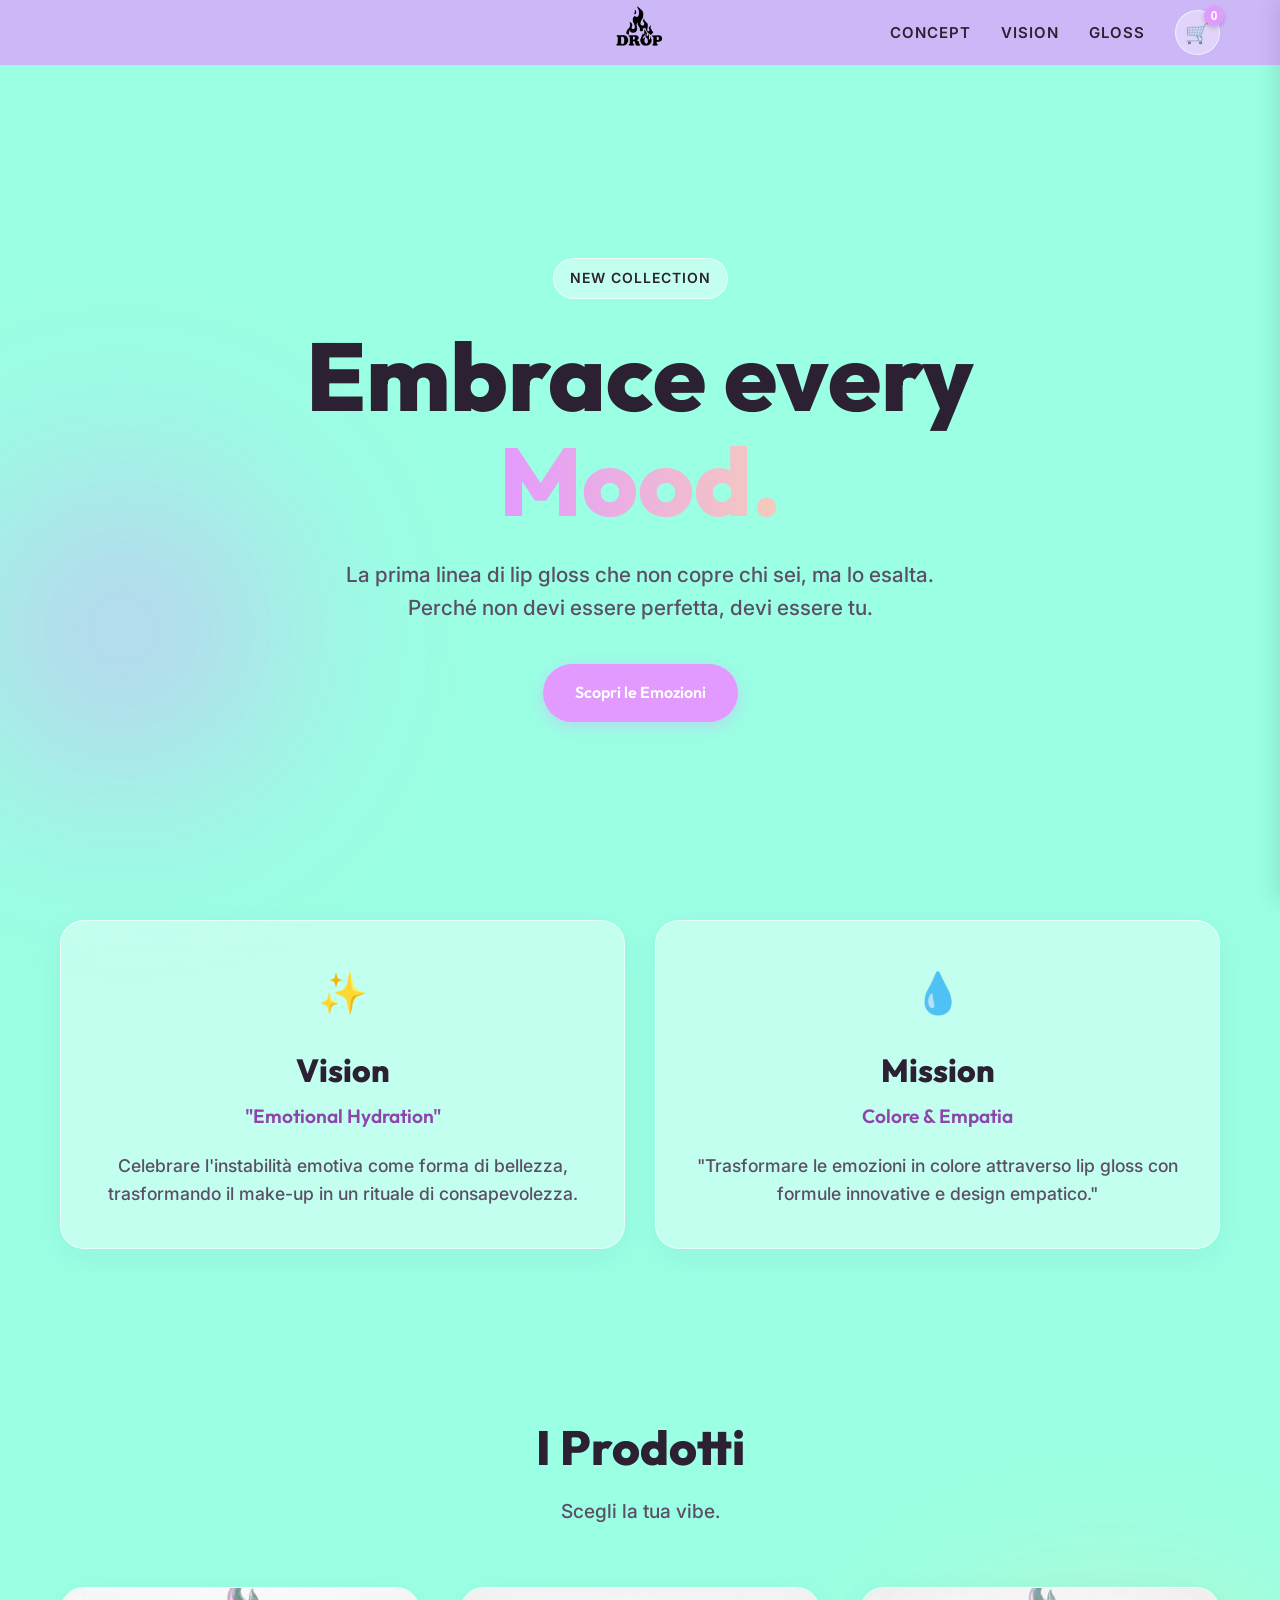
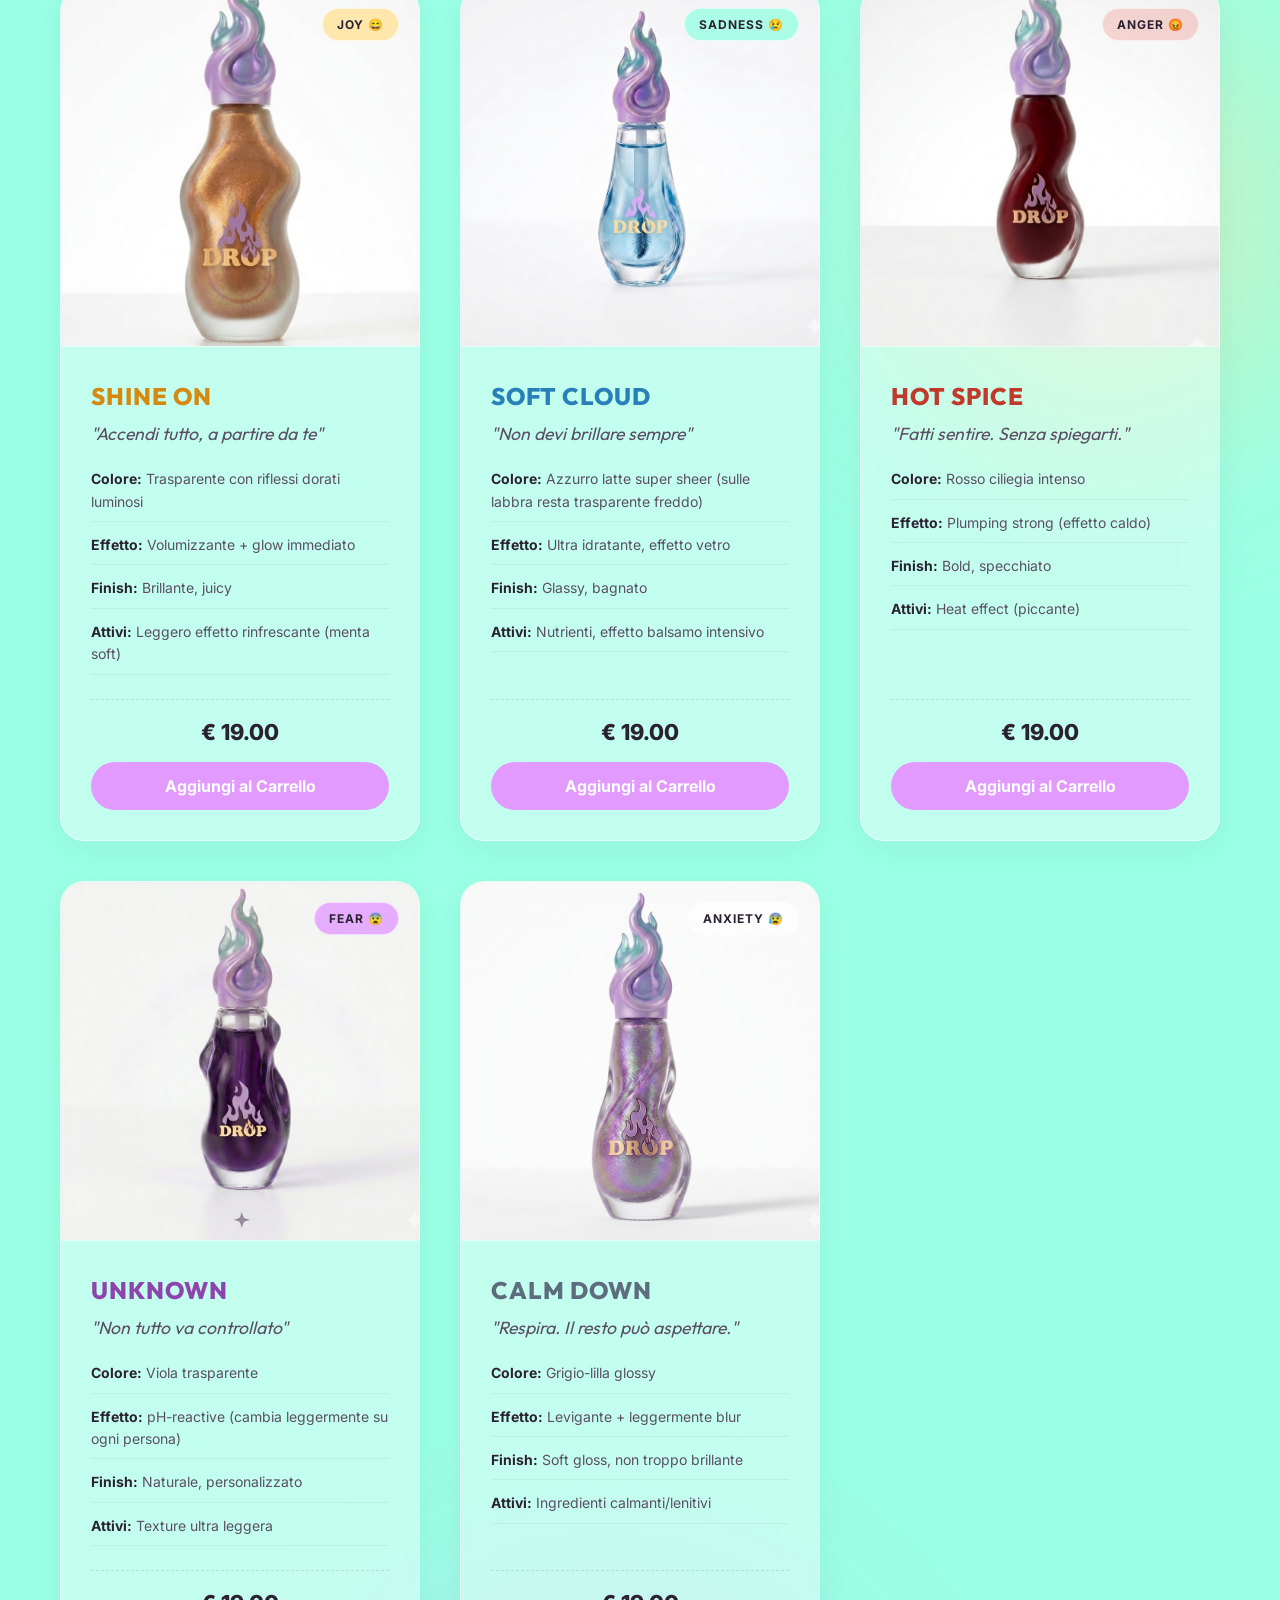
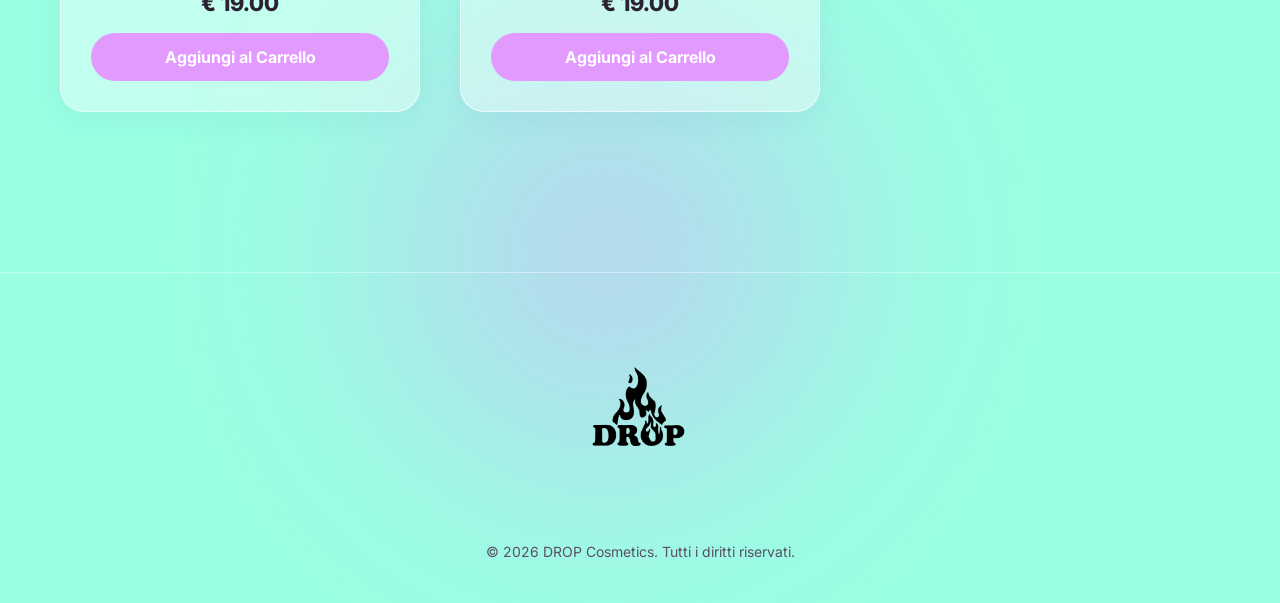
<file: index.html>
<!DOCTYPE html>
<html lang="it">
<head>
    <meta charset="UTF-8">
    <meta name="viewport" content="width=device-width, initial-scale=1.0">
    <meta name="description" content="Scopri la nuova linea di lip gloss DROP, ispirata alle emozioni. Trova il gloss perfetto per esprimere chi sei oggi.">
    <title>DROP | Your Emotions, Your Gloss</title>
    <link rel="preconnect" href="https://fonts.googleapis.com">
    <link rel="preconnect" href="https://fonts.gstatic.com" crossorigin>
    <link href="https://fonts.googleapis.com/css2?family=Outfit:wght@300;400;600;800&family=Inter:wght@300;400;500&display=swap" rel="stylesheet">
    <link rel="stylesheet" href="style.css">
</head>
<body>
    <!-- Background Elements -->
    <div class="blob blob-1"></div>
    <div class="blob blob-2"></div>
    <div class="blob blob-3"></div>

    <header class="glass-header">
        <div class="container nav-container">
            <a href="#" class="logo-link"><img src="asset/img/logo drop.png" alt="DROP Logo" class="logo-img"></a>
            <nav class="nav-menu">
                <ul class="nav-links">
                    <li><a href="#hero">Concept</a></li>
                    <li><a href="#about">Vision</a></li>
                    <li><a href="#products">Gloss</a></li>
                </ul>
                <button id="cart-btn" class="cart-btn">
                    🛒 <span id="cart-counter" class="cart-counter">0</span>
                </button>
            </nav>
        </div>
    </header>

    <main>
        <section id="hero" class="hero-section">
            <div class="container hero-content">
                <span class="hero-badge">New Collection</span>
                <h2 class="hero-title">Embrace every <span class="text-gradient">Mood.</span></h2>
                <p class="hero-subtitle">La prima linea di lip gloss che non copre chi sei, ma lo esalta. Perché non devi essere perfetta, devi essere tu.</p>
                <a href="#products" class="btn-primary">Scopri le Emozioni</a>
            </div>
        </section>

        <section id="about" class="about-section">
            <div class="container about-container">
                <div class="about-card">
                    <div class="about-icon">✨</div>
                    <h2 class="about-title">Vision</h2>
                    <h3 class="about-subtitle">"Emotional Hydration"</h3>
                    <p>Celebrare l'instabilità emotiva come forma di bellezza, trasformando il make-up in un rituale di consapevolezza.</p>
                </div>
                <div class="about-card">
                    <div class="about-icon">💧</div>
                    <h2 class="about-title">Mission</h2>
                    <h3 class="about-subtitle">Colore & Empatia</h3>
                    <p>"Trasformare le emozioni in colore attraverso lip gloss con formule innovative e design empatico."</p>
                </div>
            </div>
        </section>

        <section id="products" class="products-section">
            <div class="container">
                <div class="section-heading">
                    <h2>I Prodotti</h2>
                    <p>Scegli la tua vibe.</p>
                </div>
                
                <div class="products-grid">
                    <!-- Joy -->
                    <article class="product-card" data-emotion="joy">
                        <div class="card-inner">
                            <div class="card-image-wrapper">
                                <img src="asset/img/1 joy.jpeg" alt="Joy - Shine On Lip Gloss" class="product-img" loading="lazy">
                                <div class="emotion-tag joy-tag">Joy 😄</div>
                            </div>
                            <div class="card-content">
                                <h3 class="product-name">SHINE ON</h3>
                                <p class="product-claim">"Accendi tutto, a partire da te"</p>
                                <div class="product-details">
                                    <div class="detail-item"><strong>Colore:</strong> Trasparente con riflessi dorati luminosi</div>
                                    <div class="detail-item"><strong>Effetto:</strong> Volumizzante + glow immediato</div>
                                    <div class="detail-item"><strong>Finish:</strong> Brillante, juicy</div>
                                    <div class="detail-item"><strong>Attivi:</strong> Leggero effetto rinfrescante (menta soft)</div>
                                </div>
                                <div class="product-actions">
                                    <span class="product-price">€ 19.00</span>
                                    <button class="add-to-cart-btn" data-id="joy" data-name="SHINE ON" data-price="19.00" data-img="asset/img/1 joy.jpeg">Aggiungi al Carrello</button>
                                </div>
                            </div>
                        </div>
                    </article>

                    <!-- Sadness -->
                    <article class="product-card" data-emotion="sadness">
                        <div class="card-inner">
                            <div class="card-image-wrapper">
                                <img src="asset/img/2 sadness.jpeg" alt="Sadness - Soft Cloud Lip Gloss" class="product-img" loading="lazy">
                                <div class="emotion-tag sadness-tag">Sadness 😢</div>
                            </div>
                            <div class="card-content">
                                <h3 class="product-name">SOFT CLOUD</h3>
                                <p class="product-claim">"Non devi brillare sempre"</p>
                                <div class="product-details">
                                    <div class="detail-item"><strong>Colore:</strong> Azzurro latte super sheer (sulle labbra resta trasparente freddo)</div>
                                    <div class="detail-item"><strong>Effetto:</strong> Ultra idratante, effetto vetro</div>
                                    <div class="detail-item"><strong>Finish:</strong> Glassy, bagnato</div>
                                    <div class="detail-item"><strong>Attivi:</strong> Nutrienti, effetto balsamo intensivo</div>
                                </div>
                                <div class="product-actions">
                                    <span class="product-price">€ 19.00</span>
                                    <button class="add-to-cart-btn" data-id="sadness" data-name="SOFT CLOUD" data-price="19.00" data-img="asset/img/2 sadness.jpeg">Aggiungi al Carrello</button>
                                </div>
                            </div>
                        </div>
                    </article>

                    <!-- Anger -->
                    <article class="product-card" data-emotion="anger">
                        <div class="card-inner">
                            <div class="card-image-wrapper">
                                <img src="asset/img/3 anger.jpeg" alt="Anger - Hot Spice Lip Gloss" class="product-img" loading="lazy">
                                <div class="emotion-tag anger-tag">Anger 😡</div>
                            </div>
                            <div class="card-content">
                                <h3 class="product-name">HOT SPICE</h3>
                                <p class="product-claim">"Fatti sentire. Senza spiegarti."</p>
                                <div class="product-details">
                                    <div class="detail-item"><strong>Colore:</strong> Rosso ciliegia intenso</div>
                                    <div class="detail-item"><strong>Effetto:</strong> Plumping strong (effetto caldo)</div>
                                    <div class="detail-item"><strong>Finish:</strong> Bold, specchiato</div>
                                    <div class="detail-item"><strong>Attivi:</strong> Heat effect (piccante)</div>
                                </div>
                                <div class="product-actions">
                                    <span class="product-price">€ 19.00</span>
                                    <button class="add-to-cart-btn" data-id="anger" data-name="HOT SPICE" data-price="19.00" data-img="asset/img/3 anger.jpeg">Aggiungi al Carrello</button>
                                </div>
                            </div>
                        </div>
                    </article>

                    <!-- Fear -->
                    <article class="product-card" data-emotion="fear">
                        <div class="card-inner">
                            <div class="card-image-wrapper">
                                <img src="asset/img/5 fear.jpeg" alt="Fear - Unknown Lip Gloss" class="product-img" loading="lazy">
                                <div class="emotion-tag fear-tag">Fear 😨</div>
                            </div>
                            <div class="card-content">
                                <h3 class="product-name">UNKNOWN</h3>
                                <p class="product-claim">"Non tutto va controllato"</p>
                                <div class="product-details">
                                    <div class="detail-item"><strong>Colore:</strong> Viola trasparente</div>
                                    <div class="detail-item"><strong>Effetto:</strong> pH-reactive (cambia leggermente su ogni persona)</div>
                                    <div class="detail-item"><strong>Finish:</strong> Naturale, personalizzato</div>
                                    <div class="detail-item"><strong>Attivi:</strong> Texture ultra leggera</div>
                                </div>
                                <div class="product-actions">
                                    <span class="product-price">€ 19.00</span>
                                    <button class="add-to-cart-btn" data-id="fear" data-name="UNKNOWN" data-price="19.00" data-img="asset/img/5 fear.jpeg">Aggiungi al Carrello</button>
                                </div>
                            </div>
                        </div>
                    </article>

                    <!-- Anxiety -->
                    <article class="product-card" data-emotion="anxiety">
                        <div class="card-inner">
                            <div class="card-image-wrapper">
                                <img src="asset/img/4 anxiety.jpeg" alt="Anxiety - Calm Down Lip Gloss" class="product-img" loading="lazy">
                                <div class="emotion-tag anxiety-tag">Anxiety 😰</div>
                            </div>
                            <div class="card-content">
                                <h3 class="product-name">CALM DOWN</h3>
                                <p class="product-claim">"Respira. Il resto può aspettare."</p>
                                <div class="product-details">
                                    <div class="detail-item"><strong>Colore:</strong> Grigio-lilla glossy</div>
                                    <div class="detail-item"><strong>Effetto:</strong> Levigante + leggermente blur</div>
                                    <div class="detail-item"><strong>Finish:</strong> Soft gloss, non troppo brillante</div>
                                    <div class="detail-item"><strong>Attivi:</strong> Ingredienti calmanti/lenitivi</div>
                                </div>
                                <div class="product-actions">
                                    <span class="product-price">€ 19.00</span>
                                    <button class="add-to-cart-btn" data-id="anxiety" data-name="CALM DOWN" data-price="19.00" data-img="asset/img/4 anxiety.jpeg">Aggiungi al Carrello</button>
                                </div>
                            </div>
                        </div>
                    </article>
                </div>
            </div>
        </section>
    </main>

    <footer class="footer">
        <div class="container">
            <img src="asset/img/logo drop.png" alt="DROP Logo" class="footer-logo-img">
            <p>&copy; 2026 DROP Cosmetics. Tutti i diritti riservati.</p>
        </div>
    </footer>

    <!-- Cart Sidebar -->
    <div id="cart-overlay" class="cart-overlay"></div>
    <div id="cart-sidebar" class="cart-sidebar">
        <div class="cart-header">
            <h2>Il Tuo Carrello</h2>
            <button id="close-cart" class="close-cart">&times;</button>
        </div>
        <div class="cart-items" id="cart-items">
            <!-- Cart items injected via JS -->
            <p class="empty-cart-msg">Il tuo carrello è vuoto.</p>
        </div>
        <div class="cart-footer">
            <div class="cart-total">
                <span>Totale:</span>
                <span id="cart-total-price">€ 0.00</span>
            </div>
            <button class="btn-primary checkout-btn" onclick="window.location.href='checkout.html'">Vai alla Cassa</button>
        </div>
    </div>

    <script src="script.js"></script>
</body>
</html>
</file>
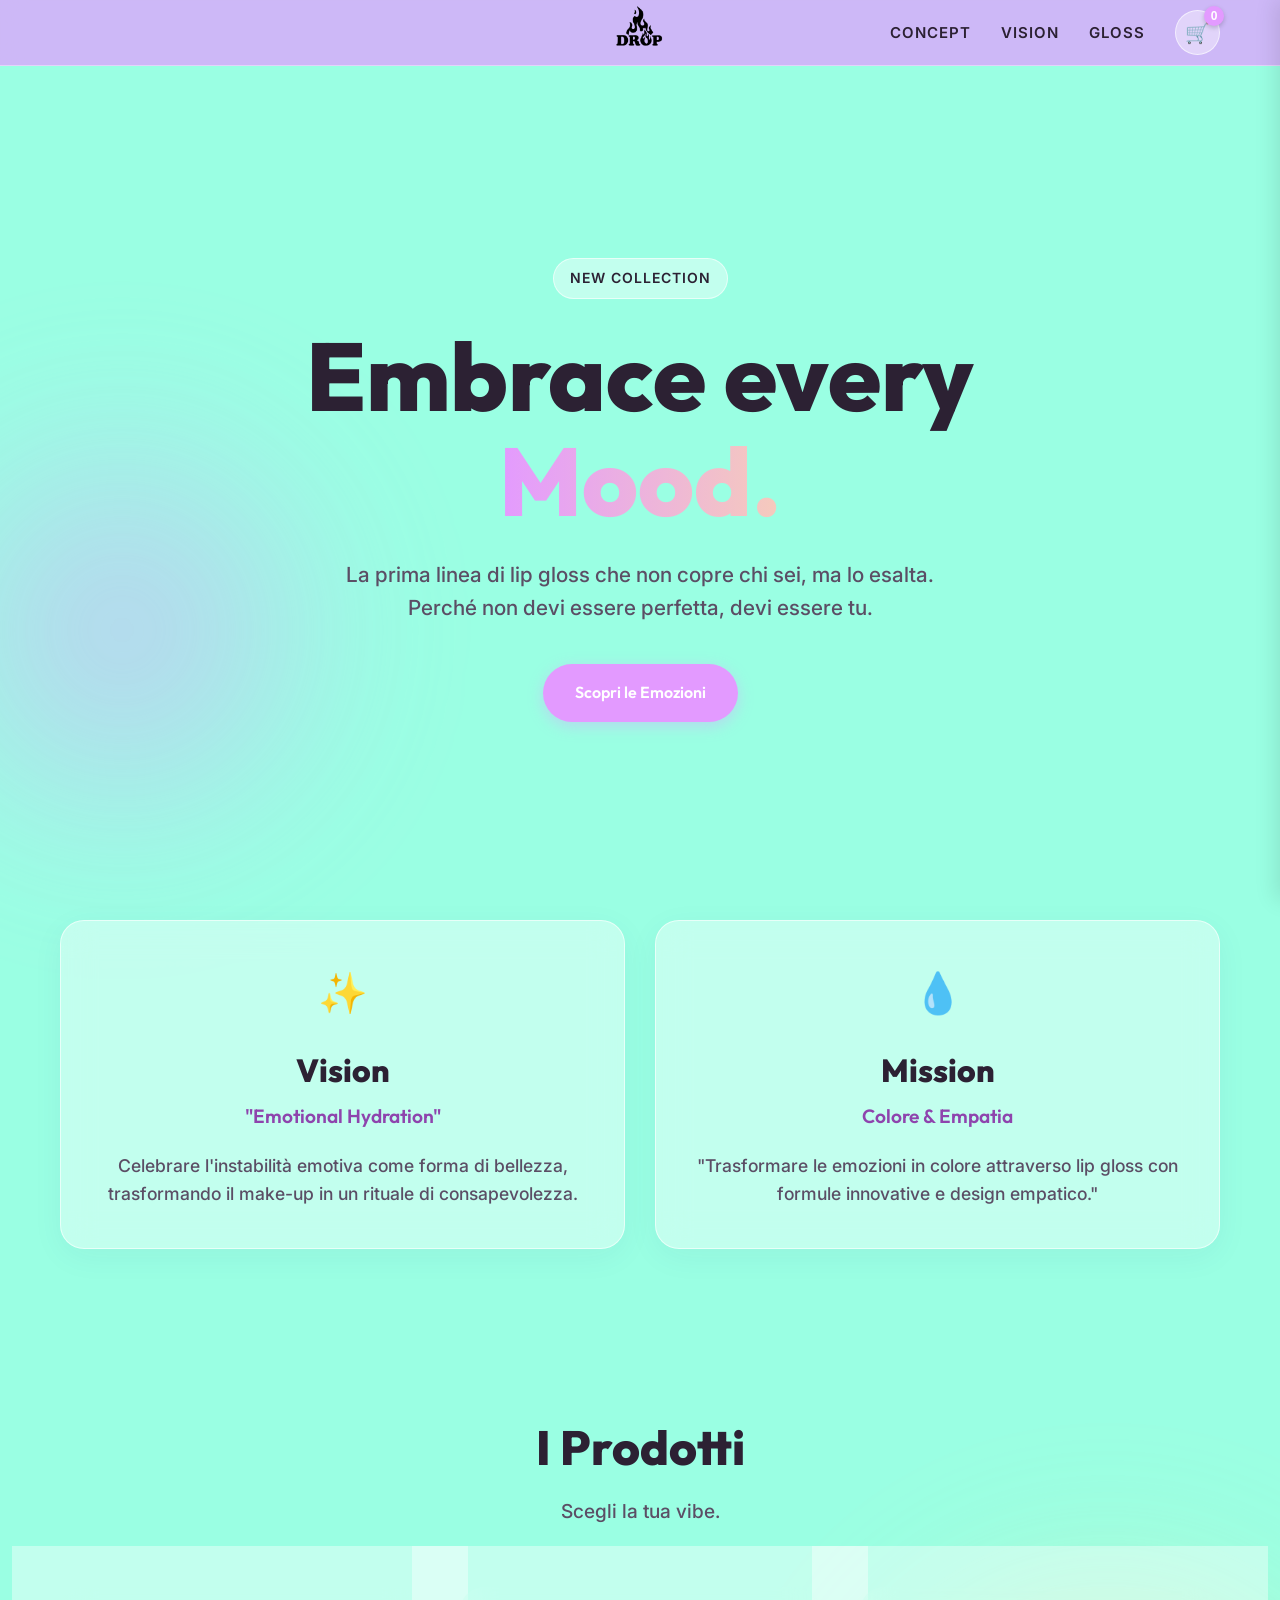
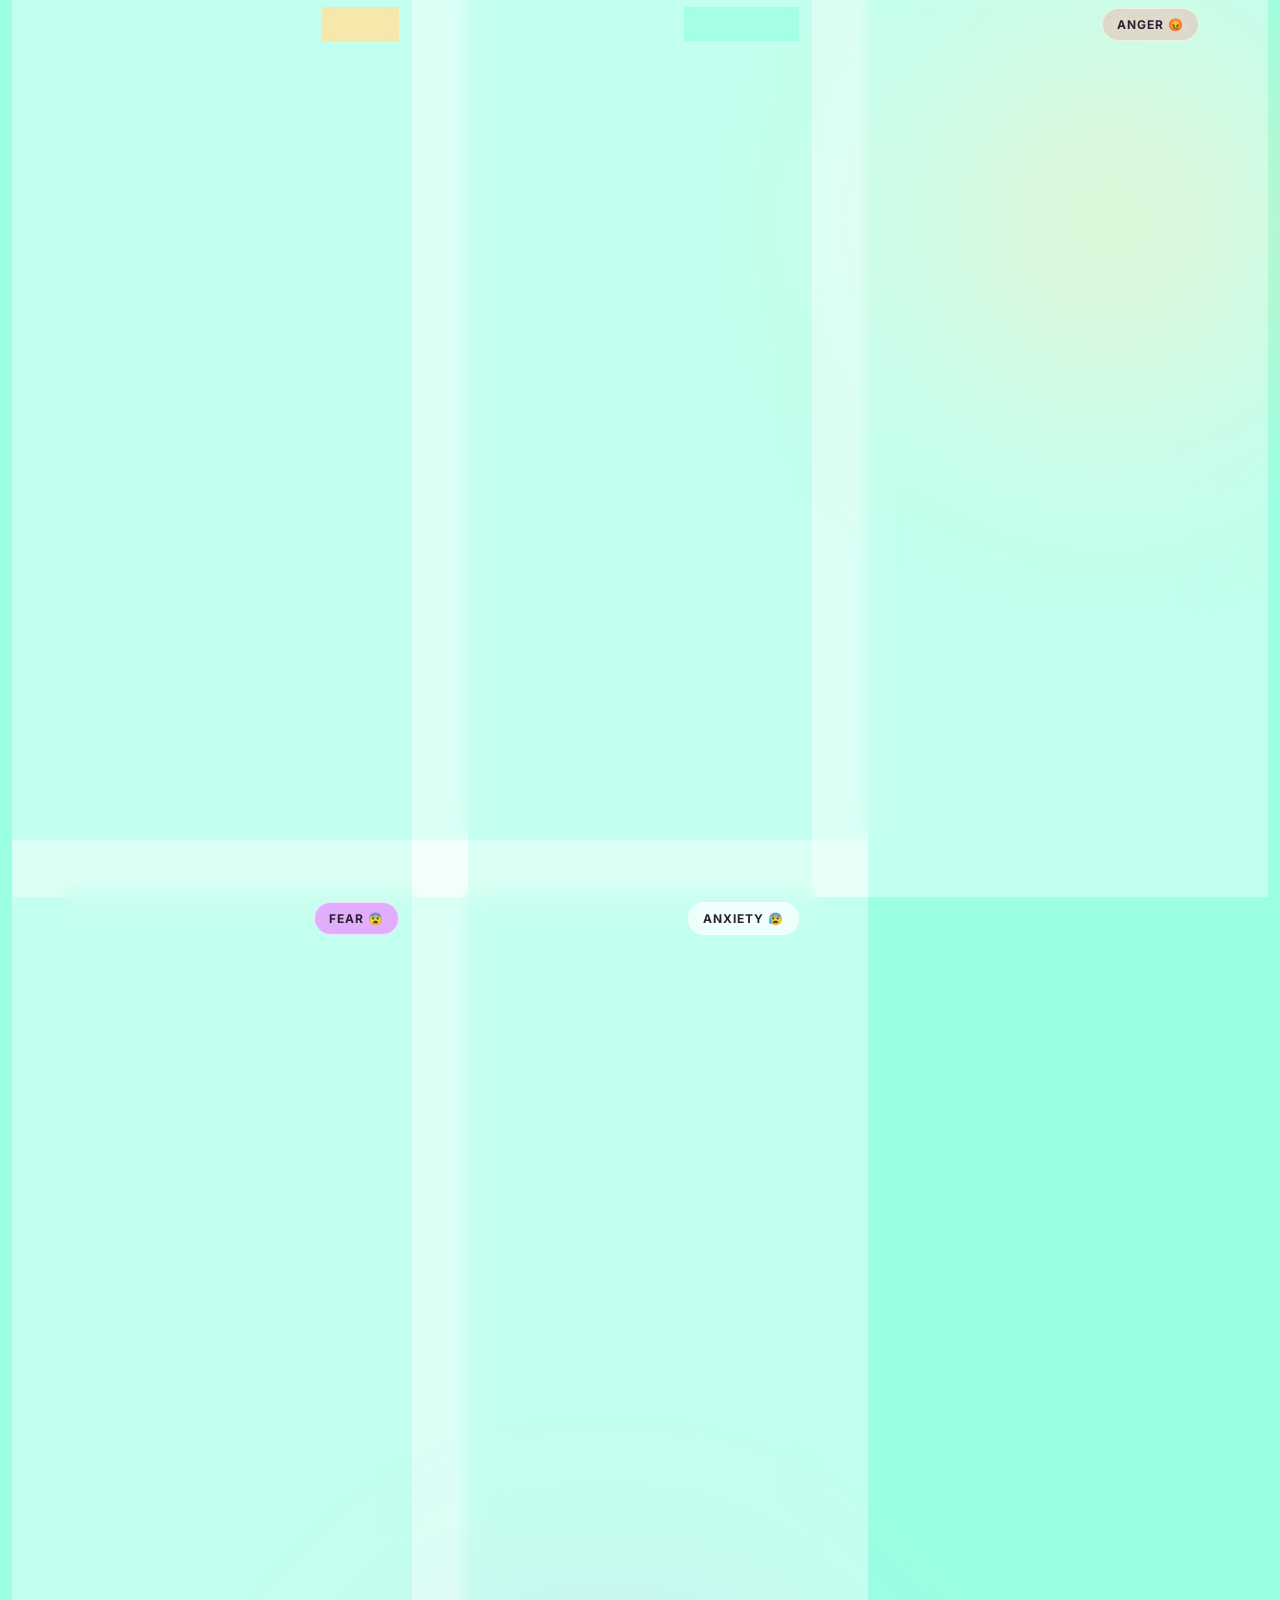
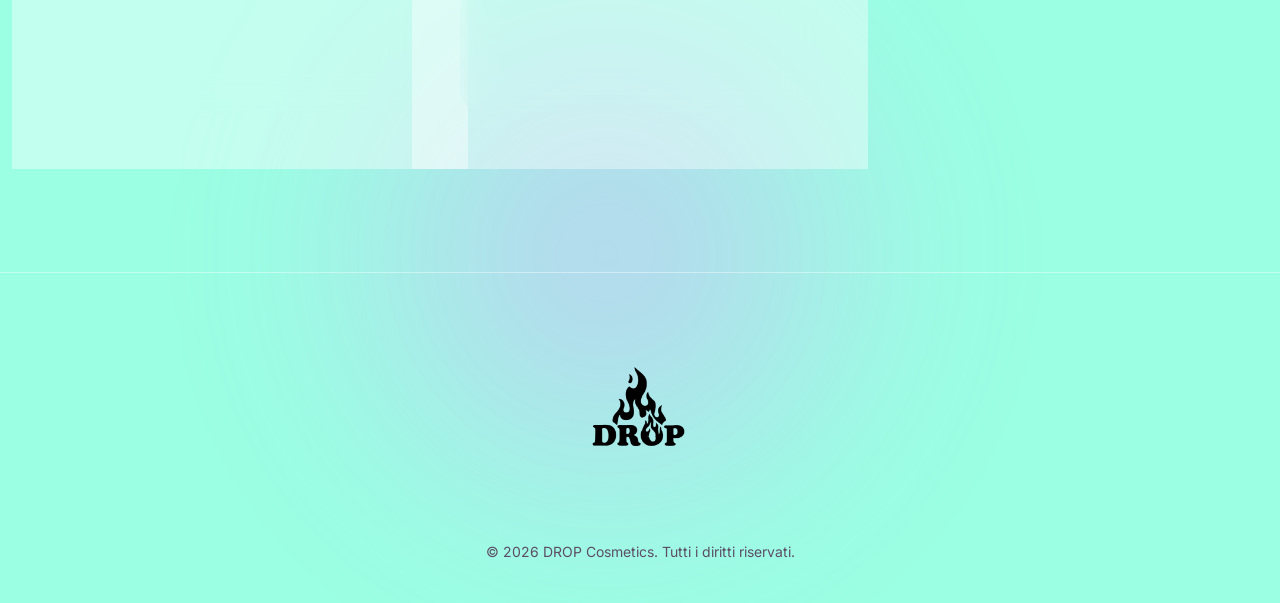
<file: checkout.html>
<!DOCTYPE html>
<html lang="it">
<head>
    <meta charset="UTF-8">
    <meta name="viewport" content="width=device-width, initial-scale=1.0">
    <title>Checkout | DROP</title>
    <!-- Google Fonts -->
    <link rel="preconnect" href="https://fonts.googleapis.com">
    <link rel="preconnect" href="https://fonts.gstatic.com" crossorigin>
    <link href="https://fonts.googleapis.com/css2?family=Inter:wght@300;400;500;600&family=Outfit:wght@400;700;800&display=swap" rel="stylesheet">
    <link rel="stylesheet" href="style.css">
    <style>
        body { padding-top: 100px; }
        .checkout-container {
            display: grid;
            grid-template-columns: 1.5fr 1fr;
            gap: 40px;
            max-width: 1200px;
            margin: 0 auto 100px;
            padding: 0 5%;
        }
        @media (max-width: 900px) {
            .checkout-container { grid-template-columns: 1fr; }
        }
        .form-section, .summary-section {
            background: var(--glass-bg);
            border: 1px solid var(--glass-border);
            border-radius: 24px;
            padding: 40px;
            backdrop-filter: blur(20px);
            -webkit-backdrop-filter: blur(20px);
            box-shadow: 0 10px 30px rgba(0,0,0,0.05);
        }
        .section-title {
            font-size: 24px;
            margin-bottom: 25px;
            color: var(--text-primary);
        }
        .input-group { margin-bottom: 20px; }
        .input-group label {
            display: block;
            margin-bottom: 8px;
            font-weight: 500;
            color: var(--text-secondary);
        }
        .input-group input {
            width: 100%;
            padding: 15px;
            border-radius: 12px;
            border: 1px solid rgba(0,0,0,0.1);
            background: rgba(255,255,255,0.8);
            font-family: var(--font-body);
            font-size: 16px;
        }
        .input-group input:focus {
            outline: none;
            border-color: var(--brand-lilac);
            box-shadow: 0 0 0 3px rgba(227, 154, 255, 0.2);
        }
        .grid-2 {
            display: grid;
            grid-template-columns: 1fr 1fr;
            gap: 20px;
        }
        .payment-methods {
            display: flex;
            flex-direction: column;
            gap: 15px;
            margin-bottom: 30px;
        }
        .payment-method {
            display: flex;
            align-items: center;
            padding: 15px 20px;
            border: 1px solid rgba(0,0,0,0.1);
            border-radius: 12px;
            cursor: pointer;
            transition: all 0.2s;
            background: rgba(255,255,255,0.5);
        }
        .payment-method:hover { border-color: var(--brand-lilac); }
        .payment-method input { margin-right: 15px; transform: scale(1.2); }
        .payment-method.active {
            border-color: var(--brand-lilac);
            background: rgba(227, 154, 255, 0.1);
        }
        
        /* Summary Section */
        .summary-item {
            display: flex;
            align-items: center;
            margin-bottom: 20px;
        }
        .summary-img {
            width: 60px;
            height: 60px;
            border-radius: 10px;
            object-fit: cover;
            margin-right: 15px;
        }
        .summary-details { flex-grow: 1; }
        .summary-title { font-weight: 700; color: var(--text-primary); }
        .summary-qty { color: var(--text-secondary); font-size: 14px; }
        .summary-price { font-weight: 700; color: var(--brand-lilac); }
        
        .divider {
            height: 1px;
            background: rgba(0,0,0,0.1);
            margin: 20px 0;
        }
        
        .coupon-section {
            display: flex;
            gap: 10px;
            margin-bottom: 20px;
        }
        .coupon-section input {
            flex-grow: 1;
            padding: 12px 15px;
            border-radius: 12px;
            border: 1px solid rgba(0,0,0,0.1);
        }
        .coupon-btn {
            background: var(--text-primary);
            color: white;
            border: none;
            padding: 0 20px;
            border-radius: 12px;
            cursor: pointer;
            font-weight: 600;
        }
        .coupon-msg {
            font-size: 14px;
            margin-top: -10px;
            margin-bottom: 20px;
        }
        .coupon-success { color: #28a745; }
        .coupon-error { color: #dc3545; }
        
        .totals-row {
            display: flex;
            justify-content: space-between;
            margin-bottom: 15px;
            color: var(--text-secondary);
        }
        .totals-row.grand-total {
            font-size: 24px;
            font-weight: 800;
            color: var(--text-primary);
            margin-top: 20px;
            padding-top: 20px;
            border-top: 2px dashed rgba(0,0,0,0.1);
        }
        
        .btn-submit {
            width: 100%;
            background: var(--brand-lilac);
            color: white;
            border: none;
            padding: 18px;
            border-radius: 30px;
            font-size: 18px;
            font-weight: 800;
            cursor: pointer;
            transition: transform 0.2s;
            margin-top: 20px;
        }
        .btn-submit:hover {
            transform: translateY(-2px);
            box-shadow: 0 10px 20px rgba(227, 154, 255, 0.4);
        }
        
        /* Loading Overlay */
        .loading-overlay {
            position: fixed;
            top:0; left:0; width:100%; height:100%;
            background: rgba(255,255,255,0.9);
            z-index: 9999;
            display: flex;
            flex-direction: column;
            justify-content: center;
            align-items: center;
            opacity: 0;
            visibility: hidden;
            transition: opacity 0.3s;
        }
        .loading-overlay.active {
            opacity: 1;
            visibility: visible;
        }
        .spinner {
            width: 50px;
            height: 50px;
            border: 5px solid var(--glass-border);
            border-top-color: var(--brand-lilac);
            border-radius: 50%;
            animation: spin 1s linear infinite;
            margin-bottom: 20px;
        }
        @keyframes spin { 100% { transform: rotate(360deg); } }
    </style>
</head>
<body>
    <div class="blob blob-1"></div>
    <div class="blob blob-2"></div>
    
    <header class="glass-header">
        <div class="container nav-container">
            <a href="index.html" class="logo-link"><img src="asset/img/logo drop.png" alt="DROP Logo" class="logo-img"></a>
        </div>
    </header>

    <div class="checkout-container">
        <!-- Form Section -->
        <div class="form-section">
            <h2 class="section-title">Dati di Spedizione</h2>
            <form id="checkout-form">
                <div class="input-group">
                    <label>Email *</label>
                    <input type="email" required placeholder="tu@email.com">
                </div>
                <div class="grid-2">
                    <div class="input-group">
                        <label>Nome *</label>
                        <input type="text" required placeholder="Mario">
                    </div>
                    <div class="input-group">
                        <label>Cognome *</label>
                        <input type="text" required placeholder="Rossi">
                    </div>
                </div>
                <div class="input-group">
                    <label>Indirizzo *</label>
                    <input type="text" required placeholder="Via Roma, 123">
                </div>
                <div class="grid-2">
                    <div class="input-group">
                        <label>Città *</label>
                        <input type="text" required placeholder="Milano">
                    </div>
                    <div class="input-group">
                        <label>CAP *</label>
                        <input type="text" required placeholder="20100">
                    </div>
                </div>
                
                <h2 class="section-title" style="margin-top: 40px;">Metodo di Pagamento</h2>
                <div class="payment-methods">
                    <label class="payment-method active">
                        <input type="radio" name="payment" value="card" checked>
                        <span>💳 Carta di Credito / Debito</span>
                    </label>
                    <label class="payment-method">
                        <input type="radio" name="payment" value="paypal">
                        <span>🅿️ PayPal</span>
                    </label>
                    <label class="payment-method">
                        <input type="radio" name="payment" value="apple">
                        <span>🍎 Apple Pay</span>
                    </label>
                </div>
                
                <button type="submit" class="btn-submit">Completa l'Acquisto</button>
            </form>
        </div>
        
        <!-- Summary Section -->
        <div class="summary-section">
            <h2 class="section-title">Riepilogo Ordine</h2>
            <div id="checkout-items">
                <!-- Injected via JS -->
            </div>
            
            <div class="divider"></div>
            
            <div class="coupon-section">
                <input type="text" id="coupon-input" placeholder="Codice Sconto (es. DROP10)">
                <button class="coupon-btn" id="apply-coupon">Applica</button>
            </div>
            <div id="coupon-msg" class="coupon-msg"></div>
            
            <div class="totals-row">
                <span>Subtotale</span>
                <span id="subtotal">€ 0.00</span>
            </div>
            <div class="totals-row">
                <span>Spedizione</span>
                <span>Gratis</span>
            </div>
            <div class="totals-row" id="discount-row" style="display: none; color: #28a745;">
                <span>Sconto (10%)</span>
                <span id="discount-amount">- € 0.00</span>
            </div>
            <div class="totals-row grand-total">
                <span>Totale</span>
                <span id="grand-total">€ 0.00</span>
            </div>
        </div>
    </div>
    
    <div class="loading-overlay" id="loading-overlay">
        <div class="spinner"></div>
        <h2>Elaborazione ordine in corso...</h2>
        <p>Preparati ad accendere le tue emozioni.</p>
    </div>

    <script src="checkout.js"></script>
</body>
</html>
</file>
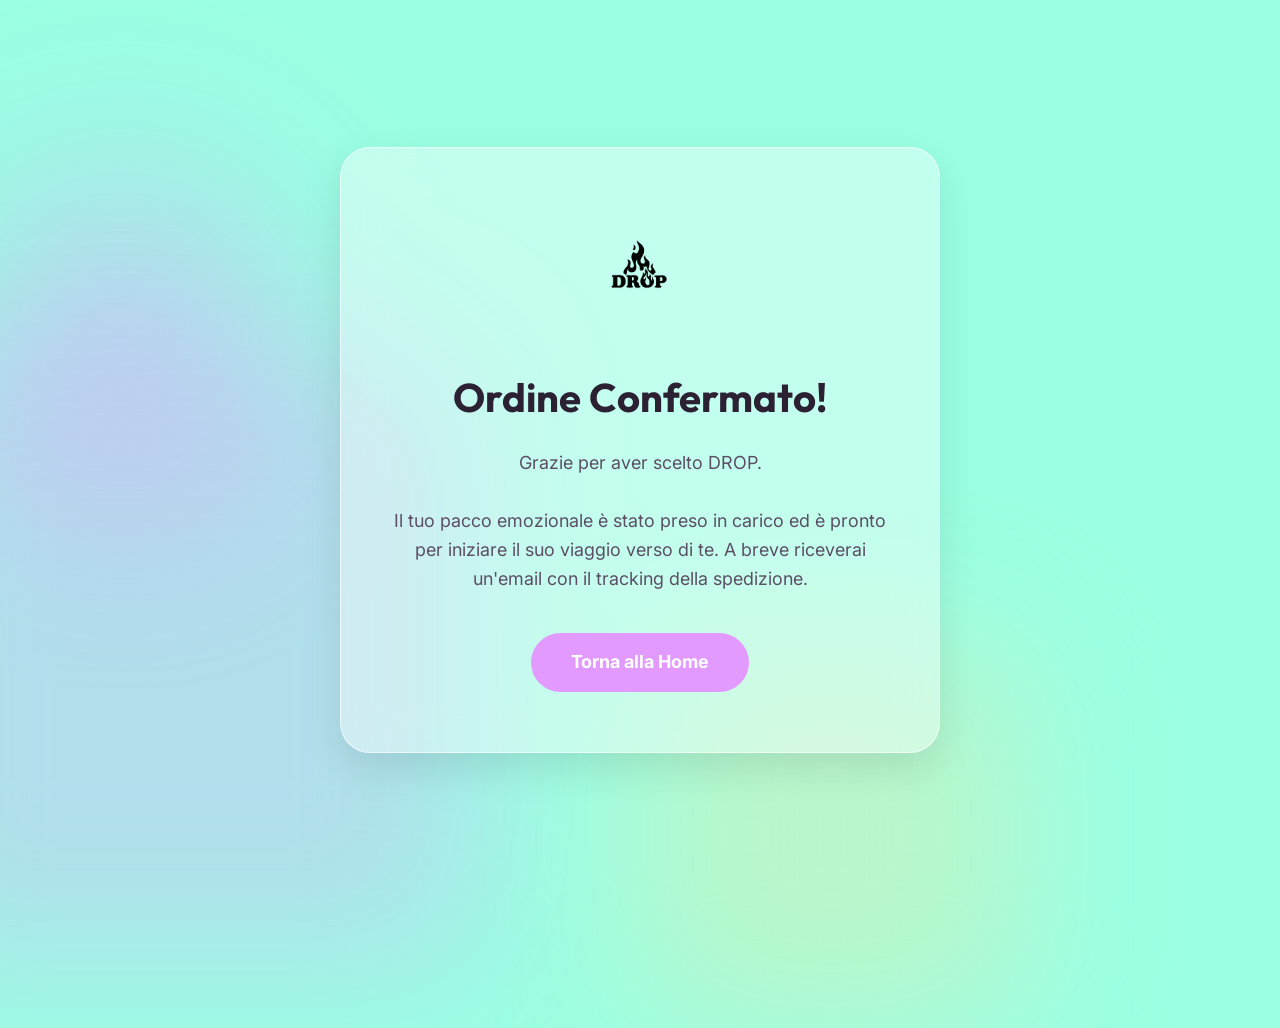
<file: thankyou.html>
<!DOCTYPE html>
<html lang="it">
<head>
    <meta charset="UTF-8">
    <meta name="viewport" content="width=device-width, initial-scale=1.0">
    <title>Grazie! | DROP</title>
    <!-- Google Fonts -->
    <link rel="preconnect" href="https://fonts.googleapis.com">
    <link rel="preconnect" href="https://fonts.gstatic.com" crossorigin>
    <link href="https://fonts.googleapis.com/css2?family=Inter:wght@300;400;500;600&family=Outfit:wght@400;700;800&display=swap" rel="stylesheet">
    <link rel="stylesheet" href="style.css">
    <style>
        body {
            display: flex;
            align-items: center;
            justify-content: center;
            min-height: 100vh;
            text-align: center;
            padding: 20px;
        }
        .thankyou-container {
            background: var(--glass-bg);
            border: 1px solid var(--glass-border);
            border-radius: 30px;
            padding: 60px 40px;
            backdrop-filter: blur(20px);
            -webkit-backdrop-filter: blur(20px);
            box-shadow: 0 15px 40px rgba(0,0,0,0.1);
            max-width: 600px;
            position: relative;
            z-index: 10;
        }
        .ty-logo {
            height: 120px;
            margin-bottom: 30px;
            filter: brightness(0);
        }
        .ty-title {
            font-size: 40px;
            margin-bottom: 20px;
            color: var(--text-primary);
        }
        .ty-text {
            font-size: 18px;
            color: var(--text-secondary);
            margin-bottom: 40px;
            line-height: 1.6;
            font-family: var(--font-body);
        }
        .btn-home {
            background: var(--brand-lilac);
            color: white;
            padding: 15px 40px;
            border-radius: 30px;
            font-size: 18px;
            font-weight: 700;
            display: inline-block;
            transition: transform 0.2s, box-shadow 0.2s;
        }
        .btn-home:hover {
            transform: translateY(-3px);
            box-shadow: 0 10px 20px rgba(227, 154, 255, 0.4);
        }
        
        /* Floating Blobs for Thank You page */
        .blob { animation-duration: 15s; }
    </style>
</head>
<body>
    <div class="blob blob-1"></div>
    <div class="blob blob-2" style="background: rgba(227, 154, 255, 0.4); right: auto; left: -10vw;"></div>
    <div class="blob" style="width: 30vw; height: 30vw; background: rgba(255, 227, 154, 0.4); bottom: -10vw; right: 20vw; animation-delay: -5s;"></div>

    <div class="thankyou-container">
        <img src="asset/img/logo drop.png" alt="DROP Logo" class="ty-logo">
        <h1 class="ty-title">Ordine Confermato!</h1>
        <p class="ty-text">
            Grazie per aver scelto DROP. <br><br>
            Il tuo pacco emozionale è stato preso in carico ed è pronto per iniziare il suo viaggio verso di te.
            A breve riceverai un'email con il tracking della spedizione.
        </p>
        <a href="index.html" class="btn-home">Torna alla Home</a>
    </div>
</body>
</html>
</file>
<file: style.css>
:root {
    /* Base Colors from Moodboard */
    --brand-mint: #9affe3;
    --brand-beige: #ffe39a;
    --brand-lilac: #e39aff;
    
    --bg-color: var(--brand-mint);
    --text-primary: #2C2133;
    --text-secondary: #5B4E65;
    --glass-bg: rgba(255, 255, 255, 0.4);
    --glass-border: rgba(255, 255, 255, 0.6);
    
    /* Emotion Colors (adapted for visibility on light bg) */
    --color-joy: #D68910;
    --color-sadness: #2980B9;
    --color-anger: #C0392B;
    --color-fear: #8E44AD;
    --color-anxiety: #5D6D7E;

    /* Fonts */
    --font-heading: 'Outfit', sans-serif;
    --font-body: 'Inter', sans-serif;
}

* {
    margin: 0;
    padding: 0;
    box-sizing: border-box;
}

body {
    font-family: var(--font-body);
    background-color: var(--bg-color);
    color: var(--text-primary);
    line-height: 1.6;
    overflow-x: hidden;
    position: relative;
}

/* Background Animated Blobs */
.blob {
    position: absolute;
    filter: blur(80px);
    z-index: -1;
    opacity: 0.8;
    animation: float 20s infinite alternate ease-in-out;
}

.blob-1 {
    top: 10%;
    left: -10%;
    width: 500px;
    height: 500px;
    background: radial-gradient(circle, rgba(227, 154, 255, 0.7) 0%, rgba(154, 255, 227, 0) 70%); /* Lilac */
}

.blob-2 {
    top: 40%;
    right: -10%;
    width: 600px;
    height: 600px;
    background: radial-gradient(circle, rgba(255, 227, 154, 0.8) 0%, rgba(154, 255, 227, 0) 70%); /* Beige */
    animation-delay: -5s;
}

.blob-3 {
    bottom: 0%;
    left: 20%;
    width: 700px;
    height: 700px;
    background: radial-gradient(circle, rgba(227, 154, 255, 0.6) 0%, rgba(154, 255, 227, 0) 70%); /* Lilac */
    animation-delay: -10s;
}

@keyframes float {
    0% { transform: translate(0, 0) scale(1); }
    100% { transform: translate(50px, 50px) scale(1.1); }
}

/* Typography & General */
.container {
    max-width: 1200px;
    margin: 0 auto;
    padding: 0 20px;
}

h1, h2, h3, h4 {
    font-family: var(--font-heading);
}

a {
    text-decoration: none;
    color: inherit;
}

/* Header */
.glass-header {
    position: fixed;
    top: 0;
    left: 0;
    width: 100%;
    padding: 10px 0;
    background: rgba(227, 154, 255, 0.7); /* Lilac */
    backdrop-filter: blur(12px);
    -webkit-backdrop-filter: blur(12px);
    border-bottom: 1px solid rgba(255,255,255,0.4);
    z-index: 1000;
    transition: all 0.3s ease;
}

.nav-container {
    display: flex;
    justify-content: flex-end;
    align-items: center;
    position: relative;
    min-height: 45px;
}

.logo-link {
    position: absolute;
    left: 50%;
    top: 50%;
    transform: translate(-50%, -50%);
    z-index: 10;
}

.logo-img {
    height: 100px;
    width: auto;
    max-width: 250px;
    object-fit: contain;
    transition: transform 0.3s ease;
    filter: brightness(0);
}

.nav-links {
    display: flex;
    list-style: none;
    gap: 30px;
}

.nav-links a {
    font-weight: 600;
    font-size: 15px;
    text-transform: uppercase;
    letter-spacing: 1px;
    transition: color 0.3s;
}

.nav-links a:hover {
    color: var(--color-joy);
}

/* Hero Section */
.hero-section {
    min-height: 100vh;
    display: flex;
    align-items: center;
    justify-content: center;
    text-align: center;
    padding-top: 80px;
}

.hero-content {
    max-width: 800px;
}

.hero-badge {
    display: inline-block;
    padding: 8px 16px;
    border-radius: 50px;
    background: var(--glass-bg);
    border: 1px solid var(--glass-border);
    font-size: 14px;
    font-weight: 600;
    margin-bottom: 24px;
    letter-spacing: 1px;
    text-transform: uppercase;
    color: var(--text-primary);
}

.hero-title {
    font-size: clamp(3rem, 8vw, 6rem);
    font-weight: 800;
    line-height: 1.1;
    margin-bottom: 24px;
}

.text-gradient {
    background: linear-gradient(90deg, var(--brand-lilac), var(--brand-beige), var(--brand-lilac));
    background-size: 300% 300%;
    -webkit-background-clip: text;
    -webkit-text-fill-color: transparent;
    animation: gradientShift 8s ease infinite;
}

@keyframes gradientShift {
    0% { background-position: 0% 50%; }
    50% { background-position: 100% 50%; }
    100% { background-position: 0% 50%; }
}

.hero-subtitle {
    font-size: clamp(1.1rem, 2vw, 1.3rem);
    color: var(--text-secondary);
    margin-bottom: 40px;
    max-width: 600px;
    margin-inline: auto;
    font-weight: 500;
}

.btn-primary {
    display: inline-block;
    padding: 16px 32px;
    background: var(--brand-lilac);
    color: #fff;
    font-weight: 600;
    font-family: var(--font-heading);
    border-radius: 50px;
    font-size: 16px;
    transition: transform 0.3s ease, box-shadow 0.3s ease;
    box-shadow: 0 4px 15px rgba(227, 154, 255, 0.4); /* Lilac shadow */
}

.btn-primary:hover {
    transform: translateY(-3px);
    box-shadow: 0 10px 20px rgba(227, 154, 255, 0.6);
}

/* About Section */
.about-section {
    padding: 60px 0;
    position: relative;
    z-index: 2;
}

.about-container {
    display: grid;
    grid-template-columns: repeat(auto-fit, minmax(300px, 1fr));
    gap: 30px;
    margin-top: -40px; /* Pull it slightly up towards hero */
}

.about-card {
    background: var(--glass-bg);
    border: 1px solid var(--glass-border);
    border-radius: 24px;
    padding: 40px;
    text-align: center;
    backdrop-filter: blur(16px);
    -webkit-backdrop-filter: blur(16px);
    box-shadow: 0 8px 32px rgba(31, 38, 135, 0.05);
    transition: transform 0.4s ease, border-color 0.4s ease;
}

.about-card:hover {
    transform: translateY(-5px);
    border-color: var(--brand-lilac);
}

.about-icon {
    font-size: 40px;
    margin-bottom: 20px;
}

.about-title {
    font-size: 2rem;
    font-weight: 800;
    color: var(--text-primary);
    margin-bottom: 5px;
}

.about-subtitle {
    font-size: 1.2rem;
    font-family: var(--font-heading);
    color: var(--color-fear); /* Lilac color */
    margin-bottom: 20px;
    font-weight: 600;
}

.about-card p {
    color: var(--text-secondary);
    font-size: 1.1rem;
    line-height: 1.6;
    font-weight: 500;
}

/* Products Section */
.products-section {
    padding: 100px 0;
}

.section-heading {
    text-align: center;
    margin-bottom: 60px;
}

.section-heading h2 {
    font-size: 3rem;
    font-weight: 800;
    margin-bottom: 10px;
}

.section-heading p {
    color: var(--text-secondary);
    font-size: 1.2rem;
    font-weight: 500;
}

.products-grid {
    display: grid;
    grid-template-columns: repeat(auto-fit, minmax(320px, 1fr));
    gap: 40px;
}

.product-card {
    perspective: 1000px;
}

.card-inner {
    background: var(--glass-bg);
    border: 1px solid var(--glass-border);
    border-radius: 24px;
    overflow: hidden;
    backdrop-filter: blur(16px);
    -webkit-backdrop-filter: blur(16px);
    transition: transform 0.4s ease, border-color 0.4s ease, box-shadow 0.4s ease;
    height: 100%;
    display: flex;
    flex-direction: column;
    box-shadow: 0 8px 32px rgba(31, 38, 135, 0.05);
}

.product-card:hover .card-inner {
    transform: translateY(-10px);
}

/* Card image setup */
.card-image-wrapper {
    position: relative;
    width: 100%;
    padding-top: 100%; /* 1:1 Aspect Ratio */
    overflow: hidden;
    border-bottom: 1px solid rgba(255,255,255,0.5);
}

.product-img {
    position: absolute;
    top: 0;
    left: 0;
    width: 100%;
    height: 100%;
    object-fit: cover;
    transition: transform 0.6s ease;
}

.product-card:hover .product-img {
    transform: scale(1.08);
}

.emotion-tag {
    position: absolute;
    top: 20px;
    right: 20px;
    padding: 6px 14px;
    border-radius: 20px;
    font-size: 12px;
    font-weight: 700;
    text-transform: uppercase;
    letter-spacing: 1px;
    backdrop-filter: blur(10px);
    color: var(--text-primary);
    border: 1px solid rgba(255,255,255,0.6);
}

/* Tag Colors using Exact Moodboard Palette */
.joy-tag { background: rgba(255, 227, 154, 0.8); } /* Beige */
.sadness-tag { background: rgba(154, 255, 227, 0.8); } /* Mint */
.anger-tag { background: rgba(231, 76, 60, 0.2); }
.fear-tag { background: rgba(227, 154, 255, 0.8); } /* Lilac */
.anxiety-tag { background: rgba(255, 255, 255, 0.6); }

.card-content {
    padding: 30px;
    flex-grow: 1;
    display: flex;
    flex-direction: column;
}

.product-name {
    font-size: 24px;
    font-weight: 800;
    margin-bottom: 5px;
    letter-spacing: 1px;
}

.product-claim {
    font-family: var(--font-heading);
    font-style: italic;
    color: var(--text-secondary);
    margin-bottom: 20px;
    font-size: 1.1rem;
}

.product-details {
    display: flex;
    flex-direction: column;
    gap: 12px;
    margin-bottom: 24px;
    font-size: 14px;
}

.detail-item strong {
    color: var(--text-primary);
    font-weight: 700;
}

.detail-item {
    color: var(--text-secondary);
    border-bottom: 1px solid rgba(0,0,0,0.05);
    padding-bottom: 8px;
}

.product-when {
    background: rgba(255,255,255,0.6);
    padding: 15px;
    border-radius: 12px;
    font-size: 14px;
    margin-bottom: 15px;
    color: var(--text-primary);
}

.product-note {
    font-size: 13px;
    color: var(--text-secondary);
    margin-top: auto;
    line-height: 1.4;
    font-weight: 500;
}

/* Thematic Hover Effects */
.product-card[data-emotion="joy"]:hover .card-inner {
    border-color: var(--color-joy);
    box-shadow: 0 10px 40px rgba(214, 137, 16, 0.15);
}
.product-card[data-emotion="joy"] .product-name { color: var(--color-joy); }

.product-card[data-emotion="sadness"]:hover .card-inner {
    border-color: var(--color-sadness);
    box-shadow: 0 10px 40px rgba(41, 128, 185, 0.15);
}
.product-card[data-emotion="sadness"] .product-name { color: var(--color-sadness); }

.product-card[data-emotion="anger"]:hover .card-inner {
    border-color: var(--color-anger);
    box-shadow: 0 10px 40px rgba(192, 57, 43, 0.15);
}
.product-card[data-emotion="anger"] .product-name { color: var(--color-anger); }

.product-card[data-emotion="fear"]:hover .card-inner {
    border-color: var(--color-fear);
    box-shadow: 0 10px 40px rgba(142, 68, 173, 0.15);
}
.product-card[data-emotion="fear"] .product-name { color: var(--color-fear); }

.product-card[data-emotion="anxiety"]:hover .card-inner {
    border-color: var(--color-anxiety);
    box-shadow: 0 10px 40px rgba(93, 109, 126, 0.15);
}
.product-card[data-emotion="anxiety"] .product-name { color: var(--color-anxiety); }

/* Footer */
.footer {
    padding: 40px 0;
    text-align: center;
    border-top: 1px solid rgba(255,255,255,0.4);
    margin-top: 60px;
}

.footer-logo-img {
    height: 200px;
    width: auto;
    max-width: 300px;
    object-fit: contain;
    margin-bottom: 20px;
    filter: brightness(0);
}

.footer p {
    color: var(--text-secondary);
    font-size: 14px;
}

/* Responsive */
@media (max-width: 768px) {
    .nav-links {
        display: none;
    }
    
    .hero-title {
        font-size: 3rem;
    }
}

/* Navigation Menu Additions */
.nav-menu {
    display: flex;
    align-items: center;
    gap: 30px;
}

.cart-btn {
    background: var(--glass-bg);
    border: 1px solid rgba(255,255,255,0.6);
    border-radius: 50%;
    width: 45px;
    height: 45px;
    display: flex;
    align-items: center;
    justify-content: center;
    font-size: 20px;
    cursor: pointer;
    position: relative;
    transition: transform 0.3s ease;
    color: var(--text-primary);
}

.cart-btn:hover {
    transform: scale(1.1);
    background: rgba(255,255,255,0.6);
}

.cart-counter {
    position: absolute;
    top: -5px;
    right: -5px;
    background: var(--brand-lilac);
    color: #fff;
    font-size: 12px;
    font-weight: bold;
    width: 20px;
    height: 20px;
    border-radius: 50%;
    display: flex;
    align-items: center;
    justify-content: center;
    box-shadow: 0 2px 5px rgba(0,0,0,0.2);
}

/* Product Actions */
.product-actions {
    display: flex;
    flex-direction: column;
    justify-content: center;
    align-items: center;
    gap: 12px;
    margin-top: auto;
    padding-top: 15px;
    border-top: 1px dashed rgba(0,0,0,0.1);
}

.product-price {
    font-size: 22px;
    font-weight: 800;
    color: var(--text-primary);
}

.add-to-cart-btn {
    background: var(--brand-lilac);
    color: #fff;
    border: none;
    padding: 14px 24px;
    border-radius: 30px;
    font-size: 16px;
    width: 100%;
    font-weight: 700;
    cursor: pointer;
    transition: transform 0.2s, box-shadow 0.2s;
    font-family: var(--font-body);
}

.add-to-cart-btn:hover {
    transform: translateY(-2px);
    box-shadow: 0 4px 10px rgba(227, 154, 255, 0.5);
}

/* Cart Sidebar */
.cart-overlay {
    position: fixed;
    top: 0;
    left: 0;
    width: 100vw;
    height: 100vh;
    background: rgba(0,0,0,0.4);
    z-index: 2000;
    opacity: 0;
    visibility: hidden;
    transition: opacity 0.3s ease;
    backdrop-filter: blur(4px);
}

.cart-overlay.active {
    opacity: 1;
    visibility: visible;
}

.cart-sidebar {
    position: fixed;
    top: 0;
    right: -400px;
    width: 100%;
    max-width: 400px;
    height: 100vh;
    background: rgba(255, 255, 255, 0.85);
    backdrop-filter: blur(20px);
    -webkit-backdrop-filter: blur(20px);
    z-index: 2001;
    transition: right 0.4s cubic-bezier(0.175, 0.885, 0.32, 1.275);
    display: flex;
    flex-direction: column;
    box-shadow: -5px 0 20px rgba(0,0,0,0.1);
    border-left: 1px solid var(--glass-border);
}

.cart-sidebar.active {
    right: 0;
}

.cart-header {
    padding: 25px;
    border-bottom: 1px solid rgba(0,0,0,0.1);
    display: flex;
    justify-content: space-between;
    align-items: center;
}

.cart-header h2 {
    font-size: 24px;
    color: var(--text-primary);
}

.close-cart {
    background: none;
    border: none;
    font-size: 30px;
    cursor: pointer;
    color: var(--text-secondary);
    transition: color 0.2s;
}

.close-cart:hover {
    color: var(--brand-lilac);
}

.cart-items {
    padding: 25px;
    flex-grow: 1;
    overflow-y: auto;
}

.empty-cart-msg {
    text-align: center;
    color: var(--text-secondary);
    margin-top: 50px;
    font-size: 16px;
}

.cart-item {
    display: flex;
    gap: 15px;
    margin-bottom: 20px;
    border-bottom: 1px solid rgba(0,0,0,0.05);
    padding-bottom: 20px;
}

.cart-item-img {
    width: 70px;
    height: 70px;
    object-fit: cover;
    border-radius: 12px;
}

.cart-item-info {
    flex-grow: 1;
}

.cart-item-title {
    font-weight: 700;
    font-size: 16px;
    color: var(--text-primary);
    margin-bottom: 5px;
}

.cart-item-price {
    color: var(--brand-lilac);
    font-weight: 600;
    margin-bottom: 10px;
}

.cart-item-controls {
    display: flex;
    align-items: center;
    gap: 10px;
}

.qty-btn {
    background: var(--glass-bg);
    border: 1px solid rgba(0,0,0,0.1);
    width: 24px;
    height: 24px;
    border-radius: 50%;
    display: flex;
    align-items: center;
    justify-content: center;
    cursor: pointer;
    color: var(--text-primary);
}

.qty-btn:hover {
    background: var(--brand-lilac);
    color: white;
}

.cart-footer {
    padding: 25px;
    border-top: 1px solid rgba(0,0,0,0.1);
    background: rgba(255,255,255,0.5);
}

.cart-total {
    display: flex;
    justify-content: space-between;
    font-size: 20px;
    font-weight: 800;
    margin-bottom: 20px;
    color: var(--text-primary);
}

.checkout-btn {
    width: 100%;
}
</file>
